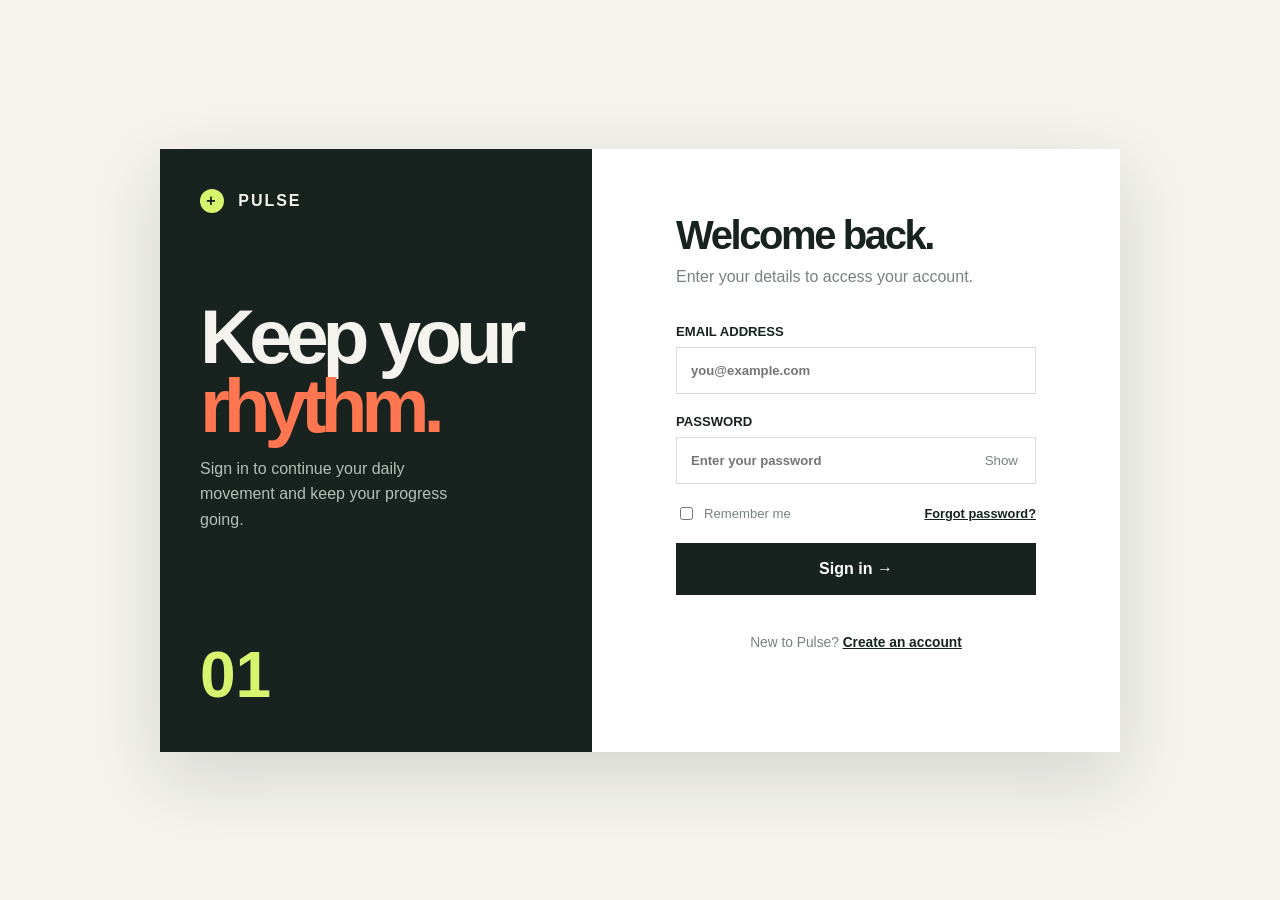
<file: index3.html>
<!DOCTYPE html>
<html lang="en">
<head>
  <meta charset="UTF-8">
  <meta name="viewport" content="width=device-width, initial-scale=1.0">
  <title>Pulse | Sign in</title>
  <style>
    :root {
      --ink: #18231f;
      --muted: #77817d;
      --paper: #f4f3ee;
      --mint: #d8f36e;
      --coral: #ff7651;
      --line: #d9ddd5;
    }

    * { box-sizing: border-box; }
    body {
      min-height: 100vh;
      margin: 0;
      display: grid;
      place-items: center;
      padding: 24px;
      background: var(--paper);
      color: var(--ink);
      font-family: Arial, sans-serif;
    }
    .auth-shell {
      display: grid;
      grid-template-columns: .9fr 1.1fr;
      width: min(960px, 100%);
      min-height: 590px;
      overflow: hidden;
      background: #fff;
      box-shadow: 0 24px 70px rgba(24, 35, 31, .14);
    }
    .intro {
      display: flex;
      flex-direction: column;
      justify-content: space-between;
      padding: 40px;
      background: var(--ink);
      color: var(--paper);
    }
    .logo { font-weight: 800; letter-spacing: .12em; }
    .logo span {
      display: inline-grid;
      width: 24px;
      height: 24px;
      margin-right: 8px;
      place-items: center;
      border-radius: 50%;
      background: var(--mint);
      color: var(--ink);
    }
    .intro h1 {
      max-width: 360px;
      margin: 0;
      font-size: clamp(3rem, 6vw, 5.5rem);
      line-height: .9;
      letter-spacing: -.08em;
    }
    .intro h1 em { color: var(--coral); font-style: normal; }
    .intro p { max-width: 260px; color: #b5c0ba; line-height: 1.6; }
    .number { color: var(--mint); font-size: 4rem; font-weight: 800; }
    .form-panel { padding: 64px clamp(28px, 7vw, 84px); }
    .form-panel h2 { margin: 0 0 10px; font-size: 2.5rem; letter-spacing: -.06em; }
    .form-panel > p { margin: 0 0 38px; color: var(--muted); }
    form { display: grid; gap: 20px; }
    label { display: grid; gap: 8px; color: var(--ink); font-size: .82rem; font-weight: 700; }
    input {
      width: 100%;
      padding: 15px 14px;
      border: 1px solid var(--line);
      border-radius: 0;
      outline: none;
      color: var(--ink);
      font: inherit;
      transition: border-color .2s, box-shadow .2s;
    }
    input:focus { border-color: var(--ink); box-shadow: 0 0 0 3px var(--mint); }
    .password-wrap { position: relative; }
    .password-wrap input { padding-right: 66px; }
    .show-password {
      position: absolute;
      top: 50%;
      right: 12px;
      border: 0;
      background: transparent;
      color: var(--muted);
      cursor: pointer;
      transform: translateY(-50%);
    }
    .form-row { display: flex; justify-content: space-between; gap: 12px; align-items: center; font-size: .8rem; }
    .form-row a { color: var(--ink); font-weight: 700; }
    .remember { display: flex; align-items: center; gap: 8px; color: var(--muted); font-weight: 400; }
    .remember input { width: auto; accent-color: var(--ink); }
    .submit {
      padding: 16px;
      border: 1px solid var(--ink);
      background: var(--ink);
      color: #fff;
      cursor: pointer;
      font: inherit;
      font-weight: 700;
      transition: background .2s, color .2s, transform .2s;
    }
    .submit:hover { background: var(--coral); transform: translateY(-2px); }
    .signup { margin-top: 28px; color: var(--muted); text-align: center; font-size: .86rem; }
    .signup a { color: var(--ink); font-weight: 700; }
    .message { min-height: 20px; margin: 0; color: var(--coral); font-size: .82rem; }

    @media (max-width: 700px) {
      body { padding: 0; place-items: stretch; }
      .auth-shell { grid-template-columns: 1fr; min-height: 100vh; }
      .intro { min-height: 290px; padding: 28px; }
      .intro h1 { font-size: 3.6rem; }
      .intro p { display: none; }
      .number { font-size: 2.5rem; }
      .form-panel { padding: 42px 28px; }
    }
  </style>
  </style>
</head>
<body>
  <main class="auth-shell">
    <section class="intro">
      <div class="logo"><span>+</span> PULSE</div>
      <div>
        <h1>Keep your<br><em>rhythm.</em></h1>
        <p>Sign in to continue your daily movement and keep your progress going.</p>
      </div>
      <div class="number">01</div>
    </section>

    <section class="form-panel">
      <h2>Welcome back.</h2>
      <p>Enter your details to access your account.</p>
      <form id="login-form">
        <label for="email">EMAIL ADDRESS
          <input id="email" name="email" type="email" placeholder="you@example.com" required>
        </label>
        <label for="password">PASSWORD
          <span class="password-wrap">
            <input id="password" name="password" type="password" placeholder="Enter your password" minlength="6" required>
            <button class="show-password" type="button" aria-label="Show password">Show</button>
          </span>
        </label>
        <div class="form-row">
          <label class="remember"><input type="checkbox" name="remember"> Remember me</label>
          <a href="#forgot">Forgot password?</a>
        </div>
        <button class="submit" type="submit">Sign in <span aria-hidden="true">&rarr;</span></button>
        <p class="message" id="message" role="status"></p>
      </form>
      <p class="signup">New to Pulse? <a href="#signup">Create an account</a></p>
    </section>
  </main>

  <script>
    const form = document.querySelector('#login-form');
    const password = document.querySelector('#password');
    const toggle = document.querySelector('.show-password');
    const message = document.querySelector('#message');

    toggle.addEventListener('click', () => {
      const isPassword = password.type === 'password';
      password.type = isPassword ? 'text' : 'password';
      toggle.textContent = isPassword ? 'Hide' : 'Show';
      toggle.setAttribute('aria-label', isPassword ? 'Hide password' : 'Show password');
    });

    form.addEventListener('submit', event => {
      event.preventDefault();
      message.textContent = 'Form is ready. Connect it to your login service next.';
    });
  </script>
</body>
</html>
</file>
